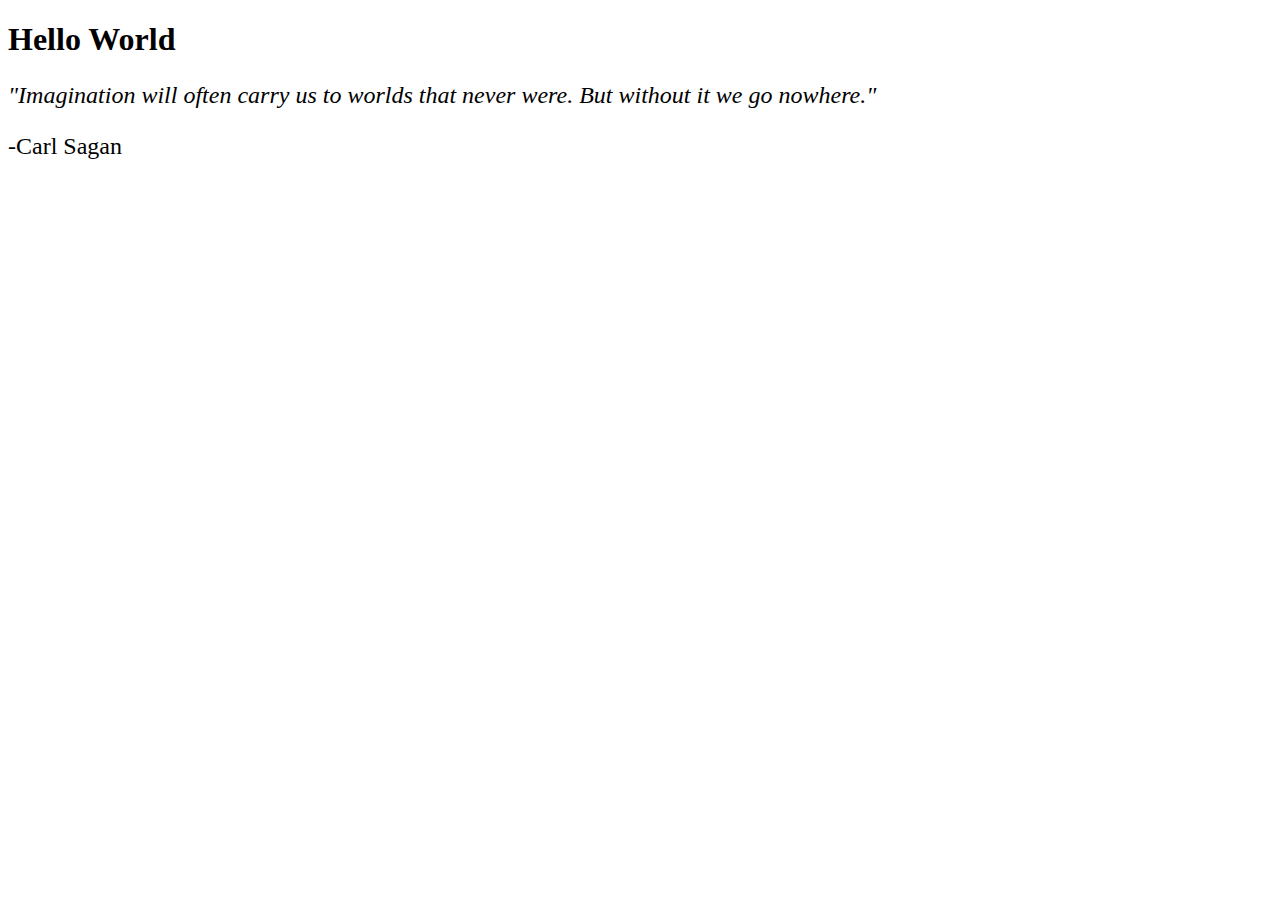
<file: project1/index.html>
<!DOCTYPE html>
<html lang="en">
<head>
    <meta charset="UTF-8">
    <meta http-equiv="X-UA-Compatible" content="IE=edge">
    <meta name="viewport" content="width=device-width, initial-scale=1.0">
    <title>Home - Tyler Clark</title>
    <style>
        p {
            font-size: 1.5em;
        }
    </style>
</head>
<body>
    <h1>Hello World</h1>
    <p style="font-style: italic;">"Imagination will often carry us to worlds that never were. But without it we go nowhere."</p>
    <p>-Carl Sagan</p>

</body>
</html>
</file>
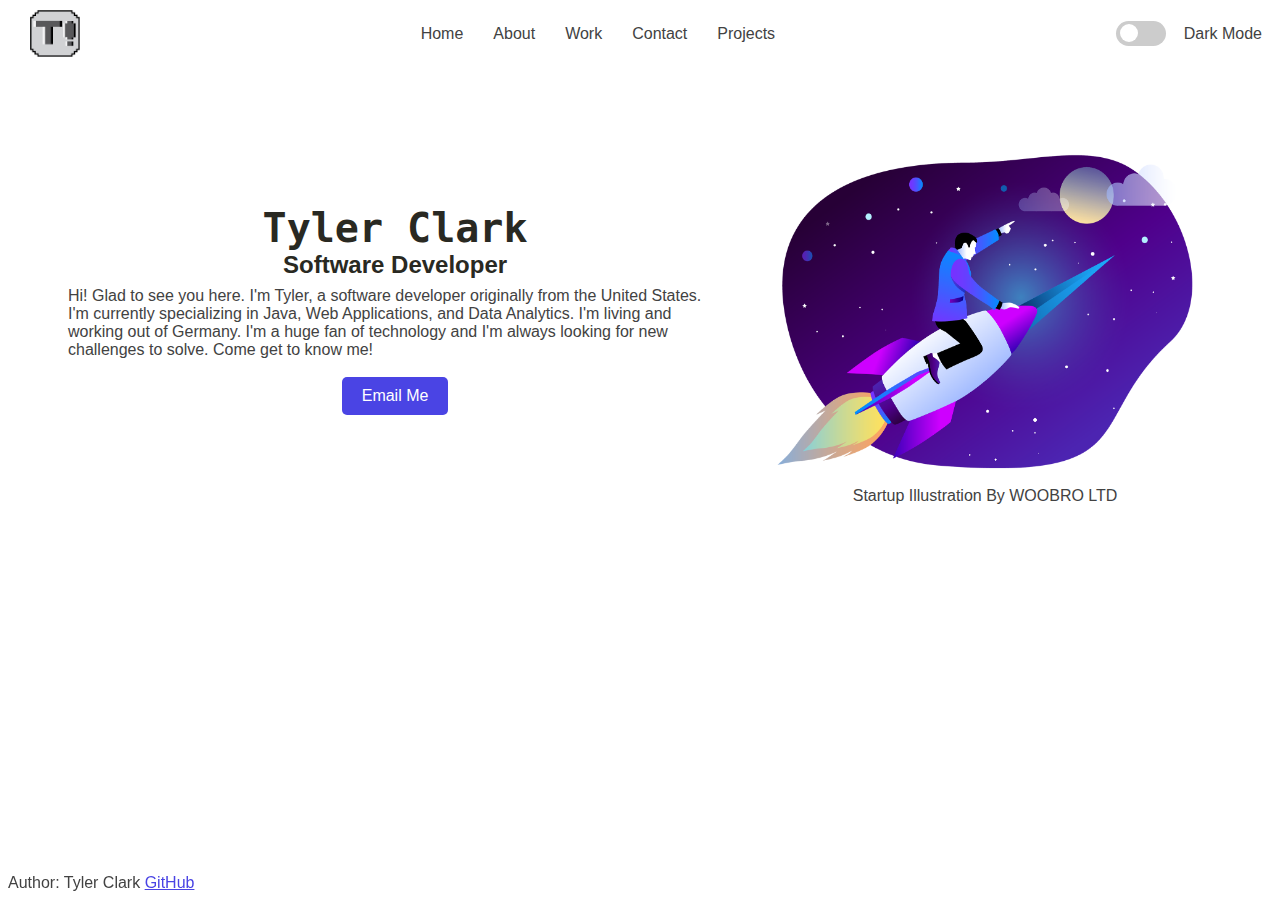
<file: project4/index.html>
<!DOCTYPE html>
<html lang="en">

<head>
	<meta charset="UTF-8">
	<meta http-equiv="X-UA-Compatible" content="IE=edge">
	<meta name="viewport" content="width=device-width, initial-scale=1.0">
	<title>Tyler Clark Personal Website</title>
	<link rel="stylesheet" href="css/style.css">
	<link rel="icon" href="img/icon.png">
</head>

<body>
	<!-- container div -->
	<div class="container">
		<!-- header -->
		<header>
			<!-- nav -->
			<nav class="navbar">
				<a href="https://tylerdclark.dev/" class="logo">
					<img src="img/bw-icon.png" alt="Tyler's logo">
				</a>
				<ul class="nav-links">
					<li class="nav-item"><a href="index.html">Home</a></li>
					<li class="nav-item"><a href="about.html">About</a></li>
					<li class="nav-item"><a href="work.html">Work</a></li>
					<li class="nav-item"><a href="contact.html">Contact</a></li>
					<li class="nav-item"><a href="projects.html">Projects</a></li>
				</ul>
				<!-- dark mode switch -->
				<div class="theme-switch-wrapper">
					<label class="theme-switch" for="checkbox">
						<input type="checkbox" id="checkbox" />
						<span class="slider round"></span>
					</label>
					<p>Dark Mode</p>
				</div>
			</nav>
			<!-- end nav -->
		</header>
		<!-- end header -->
		<!-- content container -->
		<div class="content-container">
			<!-- content -->
			<div class="wrapper">
				<!-- home -->
				<div id="home">
					<h1>Tyler Clark</h1>
					<h2>Software Developer</h2>
					<p>
						Hi! Glad to see you here. I'm Tyler, a software developer originally from the United States. I'm
						currently specializing in Java,
						Web Applications, and Data Analytics. I'm living and working out of Germany. I'm a huge fan of
						technology and I'm always looking for new
						challenges to solve. Come get to know me!
					</p>
					<div class="btn-container">
						<a href="mailto:tylerc.thedeveloper@gmail.com" class="btn">Email Me</a>
					</div>
				</div>
				<!-- end home -->
				<!-- home image -->
				<div id="home-image">
					<img src="img/startup-1721895.png" alt="">
					<p class="caption"> Startup Illustration By WOOBRO LTD </p>
				</div>
				<!-- end home image -->
			</div>
			<!-- end content -->
		</div>
		<!-- end content container -->
		<!-- footer -->
		<footer>
			<!-- footer content -->
			<p> Author: Tyler Clark <a href="https://github.com/Tylerdclark"> GitHub</a></p>
		</footer>
				<!-- end footer -->
	</div>
	<!-- end container div -->
<script src="js/script.js">	</script>
</body>
</html>
</file>
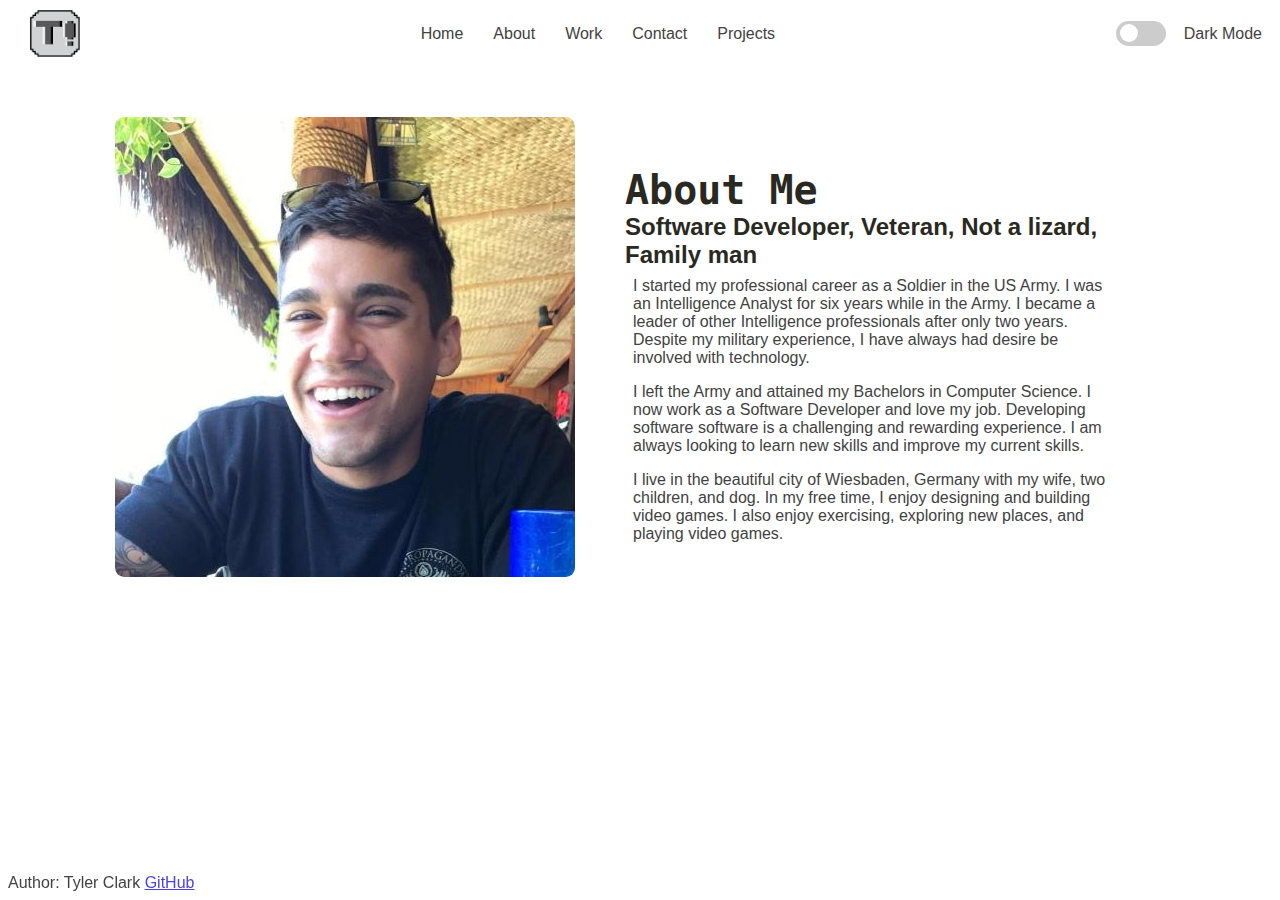
<file: project4/about.html>
<!DOCTYPE html>
<html lang="en">

<head>
	<meta charset="UTF-8">
	<meta http-equiv="X-UA-Compatible" content="IE=edge">
	<meta name="viewport" content="width=device-width, initial-scale=1.0">
	<title>About Tyler Clark</title>
	<link rel="stylesheet" href="css/style.css">
	<link rel="icon" href="img/icon.png">
</head>

<body>
	<!-- container div -->
	<div class="container">
		<!-- header -->
		<header>
			<!-- nav -->
			<nav class="navbar">
				<a href="https://tylerdclark.dev/" class="logo">
					<img src="img/bw-icon.png" alt="Tyler's logo">
				</a>
				<ul class="nav-links">
					<li class="nav-item"><a href="index.html">Home</a></li>
					<li class="nav-item"><a href="about.html">About</a></li>
					<li class="nav-item"><a href="work.html">Work</a></li>
					<li class="nav-item"><a href="contact.html">Contact</a></li>
					<li class="nav-item"><a href="projects.html">Projects</a></li>
				</ul>
				<!-- dark mode switch -->
				<div class="theme-switch-wrapper">
					<label class="theme-switch" for="checkbox">
						<input type="checkbox" id="checkbox" />
						<span class="slider round"></span>
					</label>
					<p>Dark Mode</p>
				</div>
				<!-- End dark mode switch -->
			</nav>
			<!-- end nav -->
		</header>
		<!-- end header -->
		<!-- content container -->
		<div class="content-container">
			<!-- content -->
			<div class="wrapper">
				<!-- about image -->
				<div id="about-image">
					<img src="./img/tylerFace.jpeg" alt="Tyler's face">
				</div>
				<!-- end about image -->
				<!-- about -->
				<div class="content" id="about">
					<h1>About Me</h1>
					<h2>Software Developer, Veteran, Not a lizard, Family man</h2>
					<p>I started my professional career as a Soldier in the US Army. I was an Intelligence Analyst for
						six years while in the Army. I
						became a leader of other Intelligence professionals after only two years. Despite my military
						experience, I have always had
						desire be involved with technology.
					</p>
					<p>I left the Army and attained my Bachelors in Computer Science. I now work as a Software Developer
						and love my job. Developing
						software software is a challenging and rewarding experience. I am always looking to learn new
						skills and improve my current
						skills.
					</p>
					<p>
						I live in the beautiful city of Wiesbaden, Germany with my wife, two children, and dog. In my
						free time, I enjoy designing
						and building video games. I also enjoy exercising, exploring new places, and playing video
						games.
					</p>
				</div>
				<!-- end about -->

			</div>
			<!-- end content -->
		</div>
		<!-- end content container -->
		<!-- footer -->
		<footer>
			<!-- footer content -->
			<p> Author: Tyler Clark <a href="https://github.com/Tylerdclark"> GitHub</a></p>
		</footer>
				<!-- end footer -->
	</div>
	<!-- end container div -->
	<script src="js/script.js"></script>
</body>


</html>
</file>
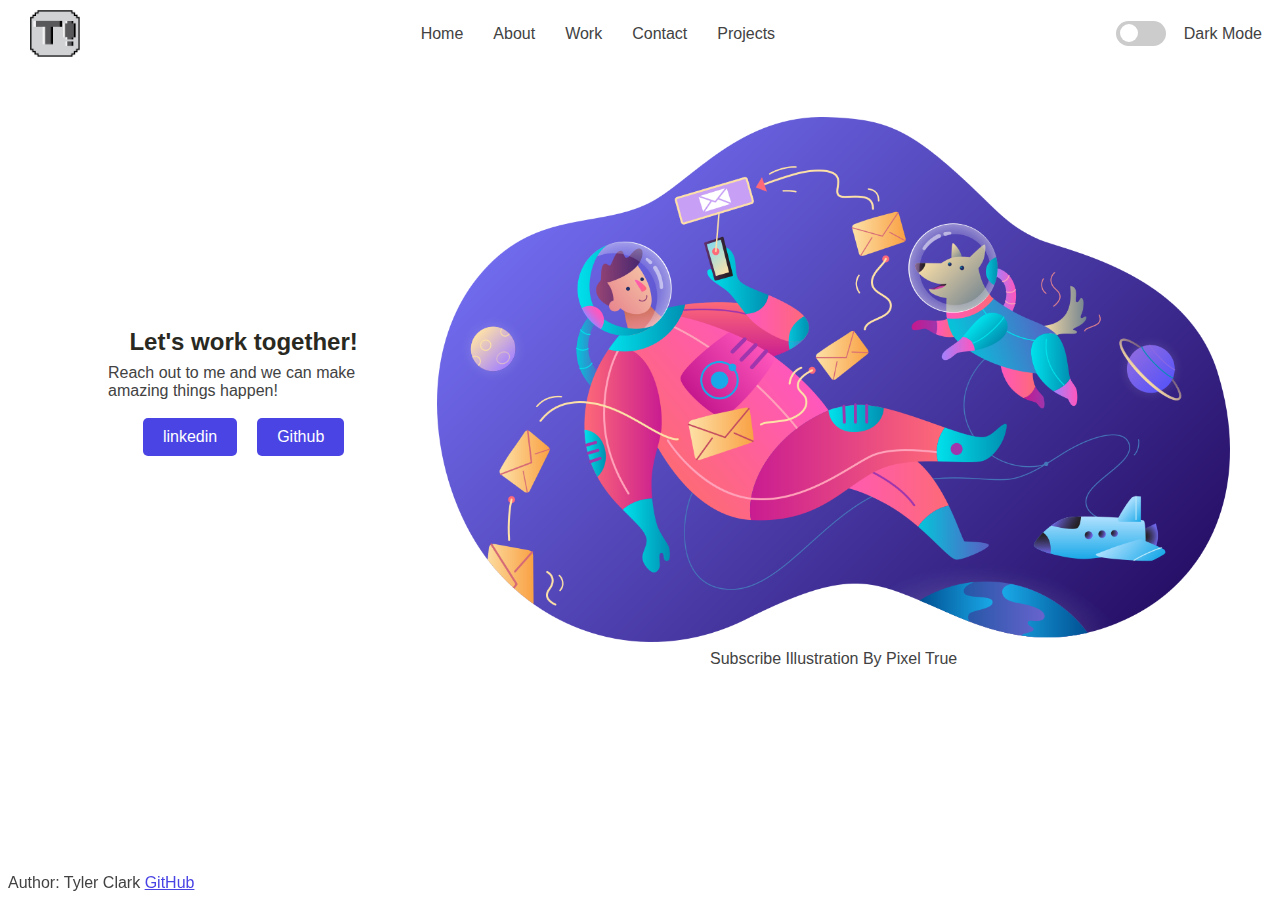
<file: project4/contact.html>
<!DOCTYPE html>
<html lang="en">
<head>
    <meta charset="UTF-8">
    <meta http-equiv="X-UA-Compatible" content="IE=edge">
    <meta name="viewport" content="width=device-width, initial-scale=1.0">
    <title>Contact Tyler Clark</title>
    <link rel="stylesheet" href="css/style.css">
    <link rel="icon" href="img/icon.png">
</head>
<body>
    <!-- container div -->
    <div class="container">
        <!-- header -->
        <header>
            <!-- nav -->
            <nav class="navbar">
                <a href="https://tylerdclark.dev/" class="logo">
                    <img src="img/bw-icon.png" alt="Tyler's logo">
                </a>
                <ul class="nav-links">
                    <li class="nav-item"><a href="index.html">Home</a></li>
                    <li class="nav-item"><a href="about.html">About</a></li>
                    <li class="nav-item"><a href="work.html">Work</a></li>
                    <li class="nav-item"><a href="contact.html">Contact</a></li>
                    <li class="nav-item"><a href="projects.html">Projects</a></li>
                </ul>
                <!-- dark mode switch -->
                <div class="theme-switch-wrapper">
                    <label class="theme-switch" for="checkbox">
                        <input type="checkbox" id="checkbox" />
                        <span class="slider round"></span>
                    </label>
                    <p>Dark Mode</p>
                </div>
            </nav>
            <!-- end nav -->
        </header>
        <!-- end header -->
        <!-- content container -->
        <div class="content-container">
            <!-- content -->
            <div class="wrapper">
                <!-- contact -->
                <div id="contact">
                    <h2> Let's work together!</h2>
                    <p>Reach out to me and we can make amazing things happen! </p>
                    <div class="btn-container">
                        <a href="https://www.linkedin.com/in/tylerdev/" class="btn">linkedin</a>
                        <a href="https://www.github.com/tylerdclark" class="btn">Github</a>
                    </div>
                </div>
                <!-- end contact -->
                <!-- contact image -->
                <div id="contact-image">
                    <img src="img/subscribe.png" alt="contact image">
                    <p class="caption"> Subscribe Illustration By Pixel True</p>
                </div>
            </div>
            <!-- end wrapper -->
        </div>
        <!-- end content container -->
        <!-- footer -->
        <footer>
            <!-- footer content -->
            <p> Author: Tyler Clark <a href="https://github.com/Tylerdclark"> GitHub</a></p>
        </footer>
        <!-- end footer -->
    </div>
    <!-- end container div -->
    <script src="js/script.js"></script>
</body>
</html>
</file>
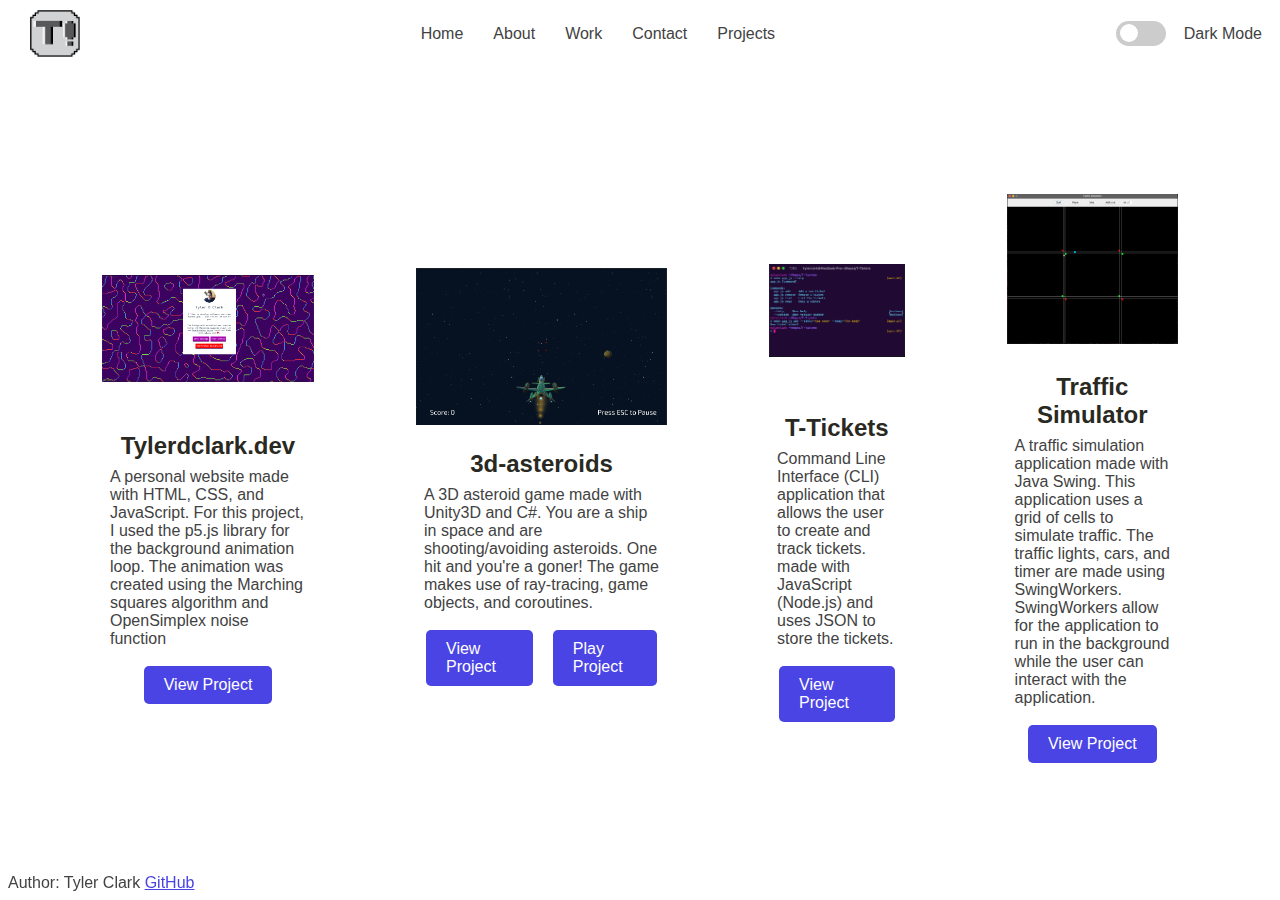
<file: project4/projects.html>
<!DOCTYPE html>
<html lang="en">
<head>
    <meta charset="UTF-8">
    <meta http-equiv="X-UA-Compatible" content="IE=edge">
    <meta name="viewport" content="width=device-width, initial-scale=1.0">
    <title>Tyler Clark's Projects</title>
    <link rel="stylesheet" href="css/style.css">
    <link rel="icon" href="img/icon.png">
</head>
<body>
    <!-- container div -->
    <div class="container">

        <!-- header -->
        <header>
            <!-- nav -->
            <nav class="navbar">
                <a href="https://tylerdclark.dev/" class="logo">
                    <img src="img/bw-icon.png" alt="Tyler's logo">
                </a>

                <ul class="nav-links">
                    <li class="nav-item"><a href="index.html">Home</a></li>
                    <li class="nav-item"><a href="about.html">About</a></li>
                    <li class="nav-item"><a href="work.html">Work</a></li>
                    <li class="nav-item"><a href="contact.html">Contact</a></li>
                    <li class="nav-item"><a href="projects.html">Projects</a></li>
                </ul>
                <!-- dark mode switch -->
                <div class="theme-switch-wrapper">
                    <label class="theme-switch" for="checkbox">
                        <input type="checkbox" id="checkbox" />
                        <span class="slider round"></span>
                    </label>
                    <p>Dark Mode</p>
                </div>
            </nav>
            <!-- end nav -->
        </header>
        <!-- end header -->

        <!-- content container -->
        <div class="content-container">
            <!-- content -->
            <div class="wrapper">

                <table id="project-container">
                    <tr>
                        <td>
                            <img src="img/projects/website.png" alt="Tyler's old website">
                            <h2>Tylerdclark.dev</h2>
                            <p>A personal website made with HTML, CSS, and JavaScript. For this project, I used the p5.js library for the background
                                animation loop. The animation was created using the Marching squares algorithm and OpenSimplex noise function
                            </p>
                            <div class="btn-container">
                                <a class="btn" href="https://github.com/Tylerdclark/tyler-page">View Project</a>
                            </div>
                        
                        </td>
                        <td>
                            <img src="img/projects/3d-asteroids.png" alt="3D asteroid game">
                            <h2>3d-asteroids</h2>
                            <p>A 3D asteroid game made with Unity3D and C#. You are a ship in space and are shooting/avoiding asteroids. One hit and 
                                you're a goner! The game makes use of ray-tracing, game objects, and coroutines.
                            </p>
                            <div class="btn-container">
                                <a class="btn" href="https://github.com/Tylerdclark/3D-Asteroids">View Project</a>
                                <a class="btn" href="https://tylerdclark.github.io/3D-Asteroids/">Play Project</a>
                            </div>
                            
                        </td>
                        <td>
                            <img src="img/projects/T-Tickets.png" alt="T-Tickets application">
                            <h2>T-Tickets</h2>
                            <p>Command Line Interface (CLI) application that allows the user to create and track tickets. made with JavaScript 
                                (Node.js) and uses JSON to store the tickets. 
                            </p>
                            <div class="btn-container">
                                <a class="btn" href="https://github.com/Tylerdclark/T-Tickets">View Project</a>
                            </div>
                        </td>
                        <td>
                            <img src="img/projects/traffic-sim.png" alt="Traffic sim application">
                            <h2>Traffic Simulator</h2>
                            <p>A traffic simulation application made with Java Swing. This application uses a grid of cells to simulate traffic.
                                The traffic lights, cars, and timer are made using SwingWorkers. SwingWorkers allow for the application to run in the
                                background while the user can interact with the application.
                            </p>
                            <div class="btn-container">
                                <a class="btn" href="https://github.com/Tylerdclark/CMSC335/blob/main/project3/doc/project3.md">View Project</a>
                            </div>
                        </td>
                </table>
            </div>
            <!-- end wrapper -->
        </div>
        <!-- end content container -->
        <!-- footer -->
        <footer>
            <!-- footer content -->
            <p> Author: Tyler Clark <a href="https://github.com/Tylerdclark"> GitHub</a></p>
        </footer>
        <!-- end footer -->
    </div>
    <!-- end container div -->
    <script src="js/script.js"></script>
</body>
</html>
</file>
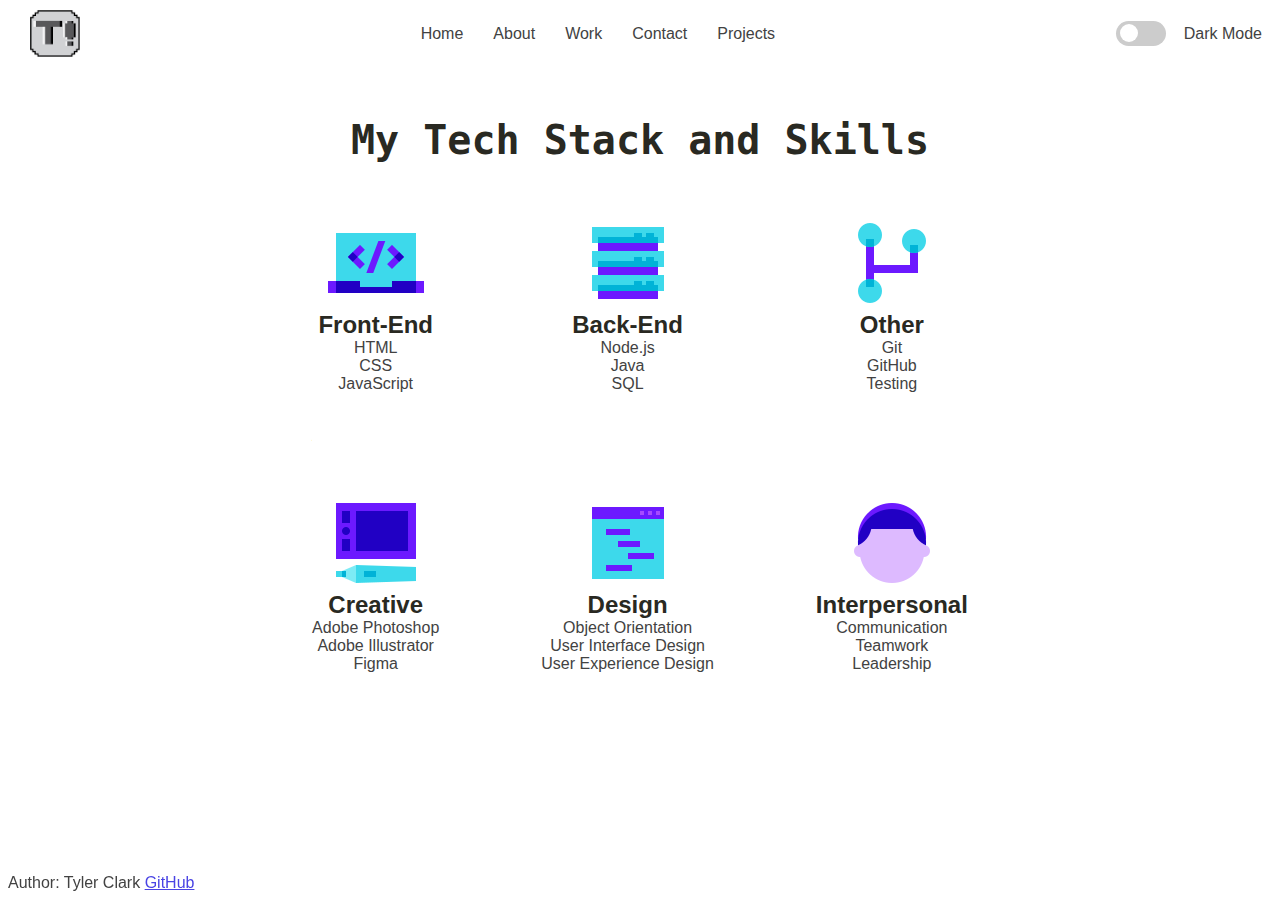
<file: project4/work.html>
<!DOCTYPE html>
<html lang="en">
<head>
    <meta charset="UTF-8">
    <meta http-equiv="X-UA-Compatible" content="IE=edge">
    <meta name="viewport" content="width=device-width, initial-scale=1.0">
    <title>Tyler Clark's Tech Stack and Skills</title>
    <link rel="stylesheet" href="css/style.css">
    <link rel="icon" href="img/icon.png">
</head>
<body>
    <!-- container div -->
    <div class="container">
        <!-- header -->
        <header>
            <!-- nav -->
            <nav class="navbar">
                <a href="https://tylerdclark.dev/" class="logo">
                    <img src="img/bw-icon.png" alt="Tyler's logo">
                </a>
                <ul class="nav-links">
                    <li class="nav-item"><a href="index.html">Home</a></li>
                    <li class="nav-item"><a href="about.html">About</a></li>
                    <li class="nav-item"><a href="work.html">Work</a></li>
                    <li class="nav-item"><a href="contact.html">Contact</a></li>
                    <li class="nav-item"><a href="projects.html">Projects</a></li>
                </ul>
                <!-- dark mode switch -->
                <div class="theme-switch-wrapper">
                    <label class="theme-switch" for="checkbox">
                        <input type="checkbox" id="checkbox" />
                        <span class="slider round"></span>
                    </label>
                    <p>Dark Mode</p>
                </div>
            </nav>
            <!-- end nav -->
        </header>
        <!-- end header -->
        <!-- content container -->
        <div class="content-container">
            <!-- content -->
            <div class="wrapper">

                <div id="work">
                    <h1>My Tech Stack and Skills</h1>
                    <!-- skills table -->
                    <table>
                        <tr>
                            <td>
                                <img src="img/work/icons8-laptop-coding-96.png" alt="front end logo">
                                <h2>Front-End</h2>
                                <ul>
                                    <li>HTML</li>
                                    <li>CSS</li>
                                    <li>JavaScript</li>
                                </ul>
                            </td>
                            <td>
                                <img src="img/work/icons8-stack-96.png" alt="back end logo">
                                <h2>Back-End</h2>
                                <ul>
                                    <li>Node.js</li>
                                    <li>Java</li>
                                    <li>SQL</li>
                                </ul>
                            </td>
                            <td>
                                <img src="img/work/icons8-code-fork-96.png" alt="other logo">
                                <h2>Other</h2>
                                <ul>
                                    <li>Git</li>
                                    <li>GitHub</li>
                                    <li>Testing</li>
                                </ul>
                            </td>
                        </tr>
                        <tr>
                            <td>
                                <img src="img/work/icons8-wacom-tablet-96.png" alt="Creative logo">
                                <h2>Creative</h2>
                                <ul>
                                    <li>Adobe Photoshop</li>
                                    <li>Adobe Illustrator</li>
                                    <li>Figma</li>
                                </ul>
                            </td>
                            <td>
                                <img src="img/work/icons8-outline-96.png" alt="Design logo">
                                <h2>Design</h2>
                                <ul>
                                    <li>Object Orientation</li>
                                    <li>User Interface Design</li>
                                    <li>User Experience Design</li>
                                </ul>
                            </td>
                            <td>
                                <img src="img/work/icons8-user-male-96.png" alt="Interpersonal logo">
                                <h2>Interpersonal</h2>
                                <ul>
                                    <li>Communication</li>
                                    <li>Teamwork</li>
                                    <li>Leadership</li>
                                </ul>
                            </td>
                        </tr>
                    </table>
                    <!-- end skills table -->
                </div>
                <!-- end work -->
            </div>
            <!-- end wrapper -->
        </div>
        <!-- end content container -->
        <!-- footer -->
        <footer>
            <!-- footer content -->
            <p> Author: Tyler Clark <a href="https://github.com/Tylerdclark"> GitHub</a></p>
        </footer>
        <!-- end footer -->
    </div>
    <!-- end container div -->
    <script src="js/script.js"></script>
</body>
</html>
</file>
<file: project4/css/style.css>
/*********** Variables **********/
:root {
    --primary-color: #4a44e4;
    --secondary-color: #536390;
    --font-color: #424242;
    --bg-color: #fff;
    --heading-color: #292922;
}

[data-theme="dark"] {
    --primary-color: #9a97f3;
    --secondary-color: #818cab;
    --font-color: #e1e1ff;
    --bg-color: #161625;
    --heading-color: #818cab;
}


/*********** Element styling **********/
*,
*::before,
*::after {
    box-sizing: inherit;
    margin: 0;
    padding: 0;
}

html {
    box-sizing: border-box;
}
body {
    font-family: "Verdana", "Arial", sans-serif;
    background-color: var(--bg-color);
    color: var(--font-color);
}
h1 {
    color: var(--heading-color);
    /* TODO: Change fonts */
    font-family: "Monaco", "Consolas", "Lucida Console", monospace;
    text-align: center;
    font-size: 2.5em;
}
h2 {
    color: var(--heading-color);
    text-align: center;
    font-size: 1.5em;
}

p {
    padding: 0.5em;
}

a {
    color: var(--primary-color);
}
nav {
    width: 100%;
    padding-left: 30px;
    padding-right: 10px;
    padding-top: 10px;
    padding-bottom: 10px;
}

header {
    width: 100%;
}

footer {
    position: fixed;
    bottom: 0;
}

td {
    padding: 50px;
}
td h2 {
    text-align: center;
}


/*********** Navbar **********/

.navbar {
    display: flex;
    justify-content: space-between;
    align-items: center;
}

.logo {
    display: inline-block;
}

.nav-links {
    list-style: none;
    display: flex;
}

.nav-item a {
    display: inline-block;
    padding: 10px 15px;
    text-decoration: none;
    color: var(--font-color);
}

.nav-item:hover a {
    color: purple;
}

.highlighted {
    color: var(--primary-color);
}

.logo img {
    width: 50px;
    vertical-align: middle;
}

/********** dark mode switch **********/

.theme-switch-wrapper {
    display: flex;
    align-items: center;
}

.theme-switch-wrapper p {
    margin-left: 10px;
}
.theme-switch {
    display: inline-block;
    height: 25px;
    position: relative;
    width: 50px;
}

.theme-switch input {
    display: none;
}

.slider {
    background-color: #ccc;
    top: 0;
    bottom: 0;
    left: 0;
    right: 0;
    cursor: pointer;
    position: absolute;
}

.slider:before {
    background-color: #fff;
    bottom: 4px;
    content: "";
    height: 18px;
    left: 4px;
    position: absolute;
    width: 18px;
}

input:checked + .slider {
    background-color: #b816ee;
}

input:checked + .slider:before {
    transform: translateX(25px);
}

.slider.round {
    border-radius: 34px;
}

.slider.round:before {
    border-radius: 50%;
}

/*********** Some globals **********/

.content-container {
    width: 100%;
    height: auto;
    padding: 50px;
}

.wrapper {
    display: flex;
    justify-content: center;
}

.btn-container {
    width: 100%;
    display: flex;
    justify-content: center;
}
.btn {
    background-color: var(--primary-color);
    color: white;
    padding: 10px 20px;
    border-radius: 5px;
    text-decoration: none;
    margin: 10px;
}
.btn:hover {
    background-color: var(--secondary-color);
}

.caption{
    text-align: center;
}

/*********** Home **********/
#home {
    padding: 10px;
    text-align: left;
    /* vertically center */
    display: flex;
    justify-content: center;
    align-items: center;
    flex-direction: column;
}

#home-image {
    flex-grow: 1;
}
#home-image img {
    max-width: 100%;
    max-height: 100%;
}

/*********** About **********/

#about-image img {
    max-width: 100%;
    max-height: 100%;
    border-radius: 2%;
}

#about {
    padding: 50px;
    text-align: left;
    width: 50%;
}
#about h1,
#about h2 {
    text-align: left;
}

/*********** Work **********/

#work ul {
    list-style: none;
    padding: 0;
    text-align: center;
}
#work img {
    display: block;
    margin-left: auto;
    margin-right: auto;
}

/*********** Contact **********/

#contact {
    padding: 50px;
    text-align: left;
    /* vertically center */
    display: flex;
    justify-content: center;
    align-items: center;
    flex-direction: column;
}

#contact-image {
    flex-grow: 1;
    display: flex;
    justify-content: center;
    align-items: center;
    flex-direction: column;
}
#contact-image img {
    max-width: 100%;
    max-height: 100%;
}

/*********** Project **********/

#project-container img {
    width: 400px;
    height: 200px;
    object-fit: scale-down;
    max-width: 100%;
    max-height: 100%;
}

/*********** (some) Responsive-ness **********/

@media (max-width: 780px) {
    /* stack home and home image */
    .wrapper {
        display: grid;

        grid-gap: 20px;
    }
    #content {
        width: 100%;
    }
    #about {
        width: 100%;
    }
    #work {
        width: 100%;
        display: flex;
        justify-content: center;
        align-items: center;
        flex-direction: column;
    }

    td {
        display: block;
        padding: 10px;
    }
    .nav-item a,
    nav p {
        padding: 5px;
        font-size: 1em;
    }
}

@media (max-width: 500px) {
    input:checked + .slider:before {
        transform: translateX(10px);
    }
}
</file>
